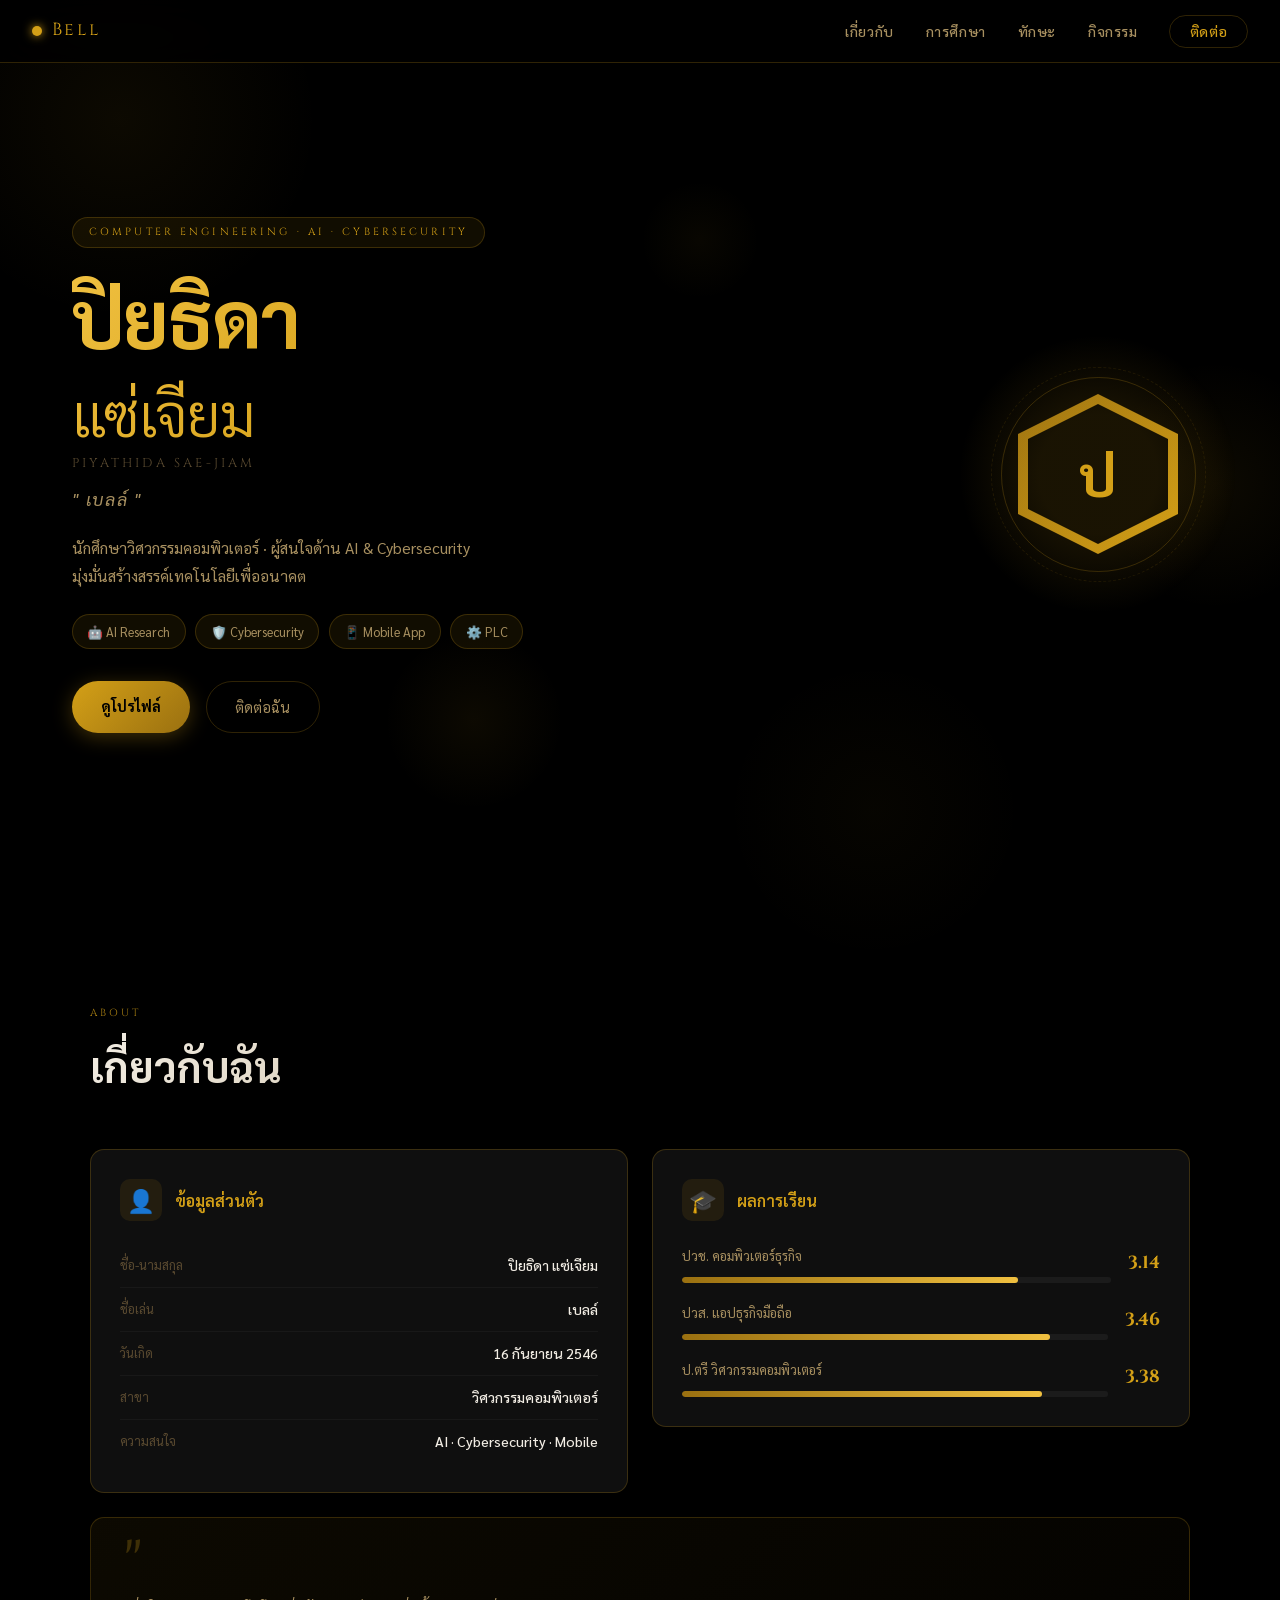
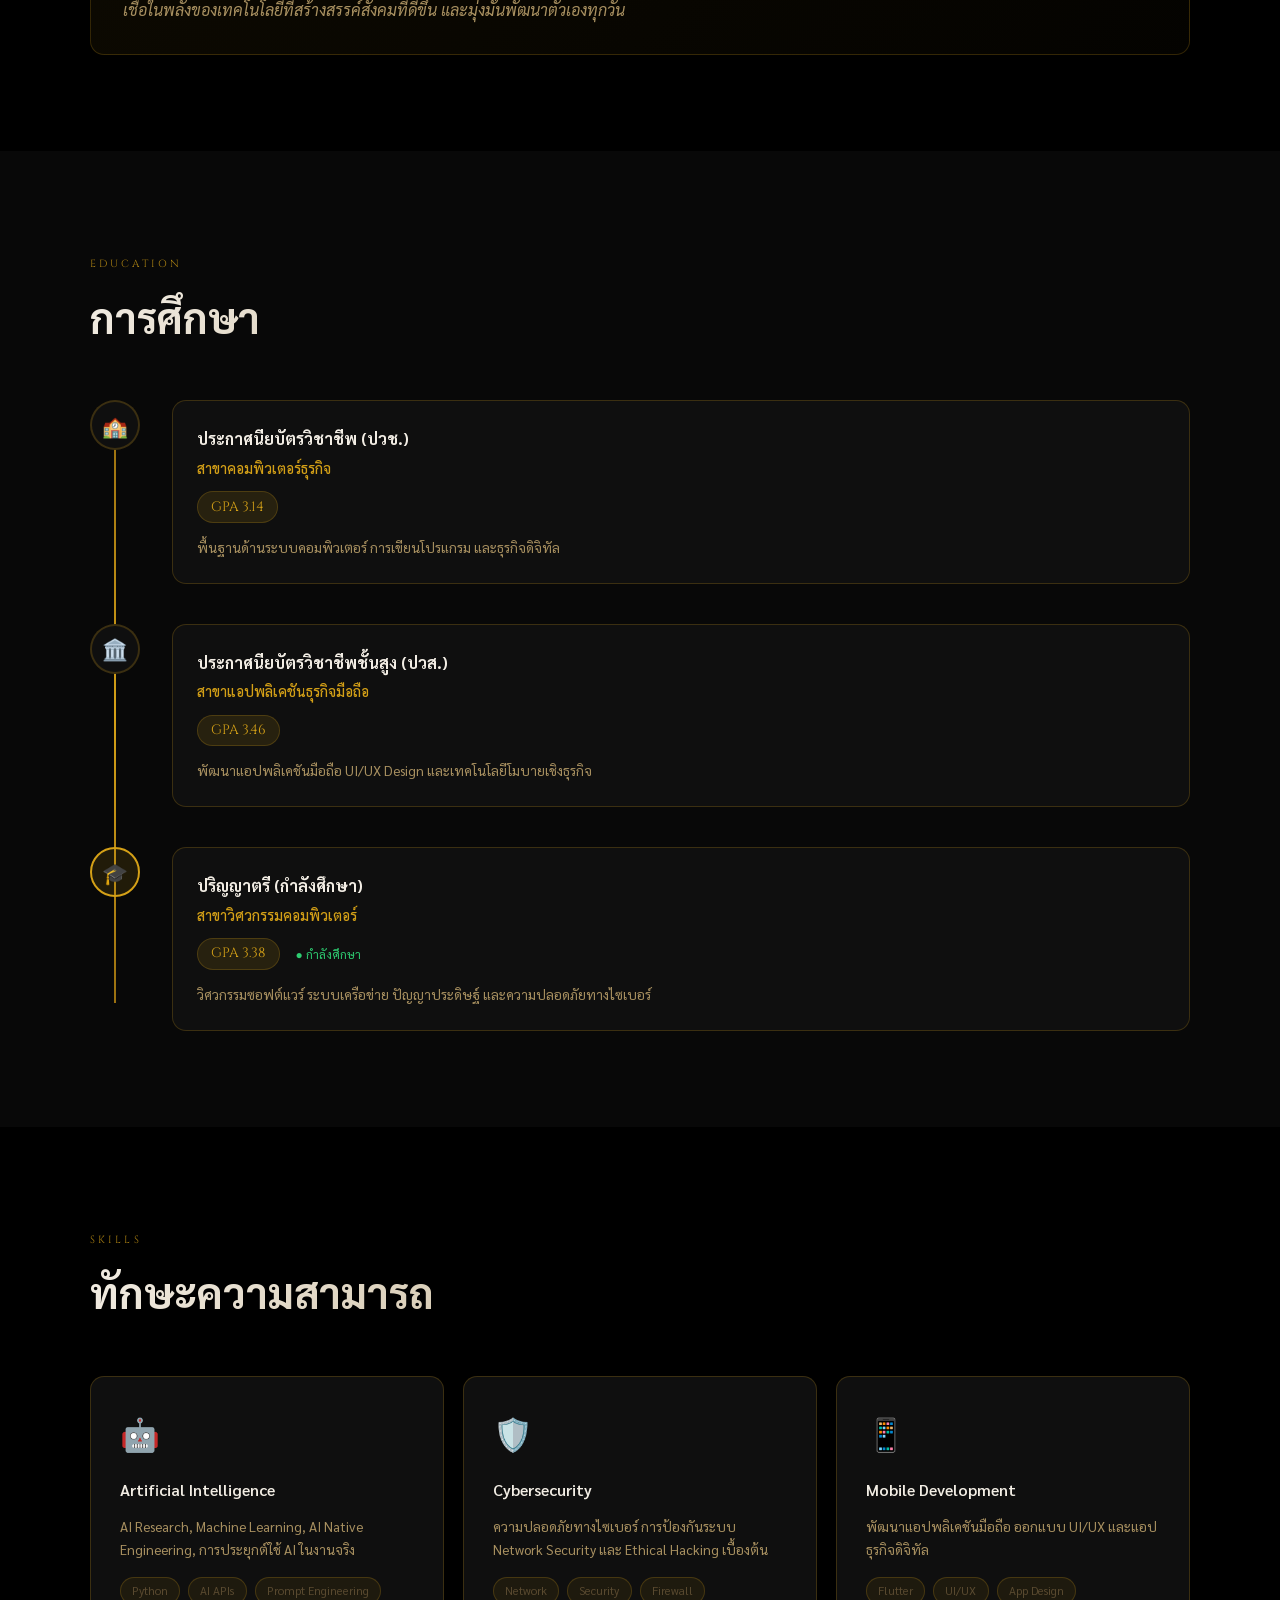
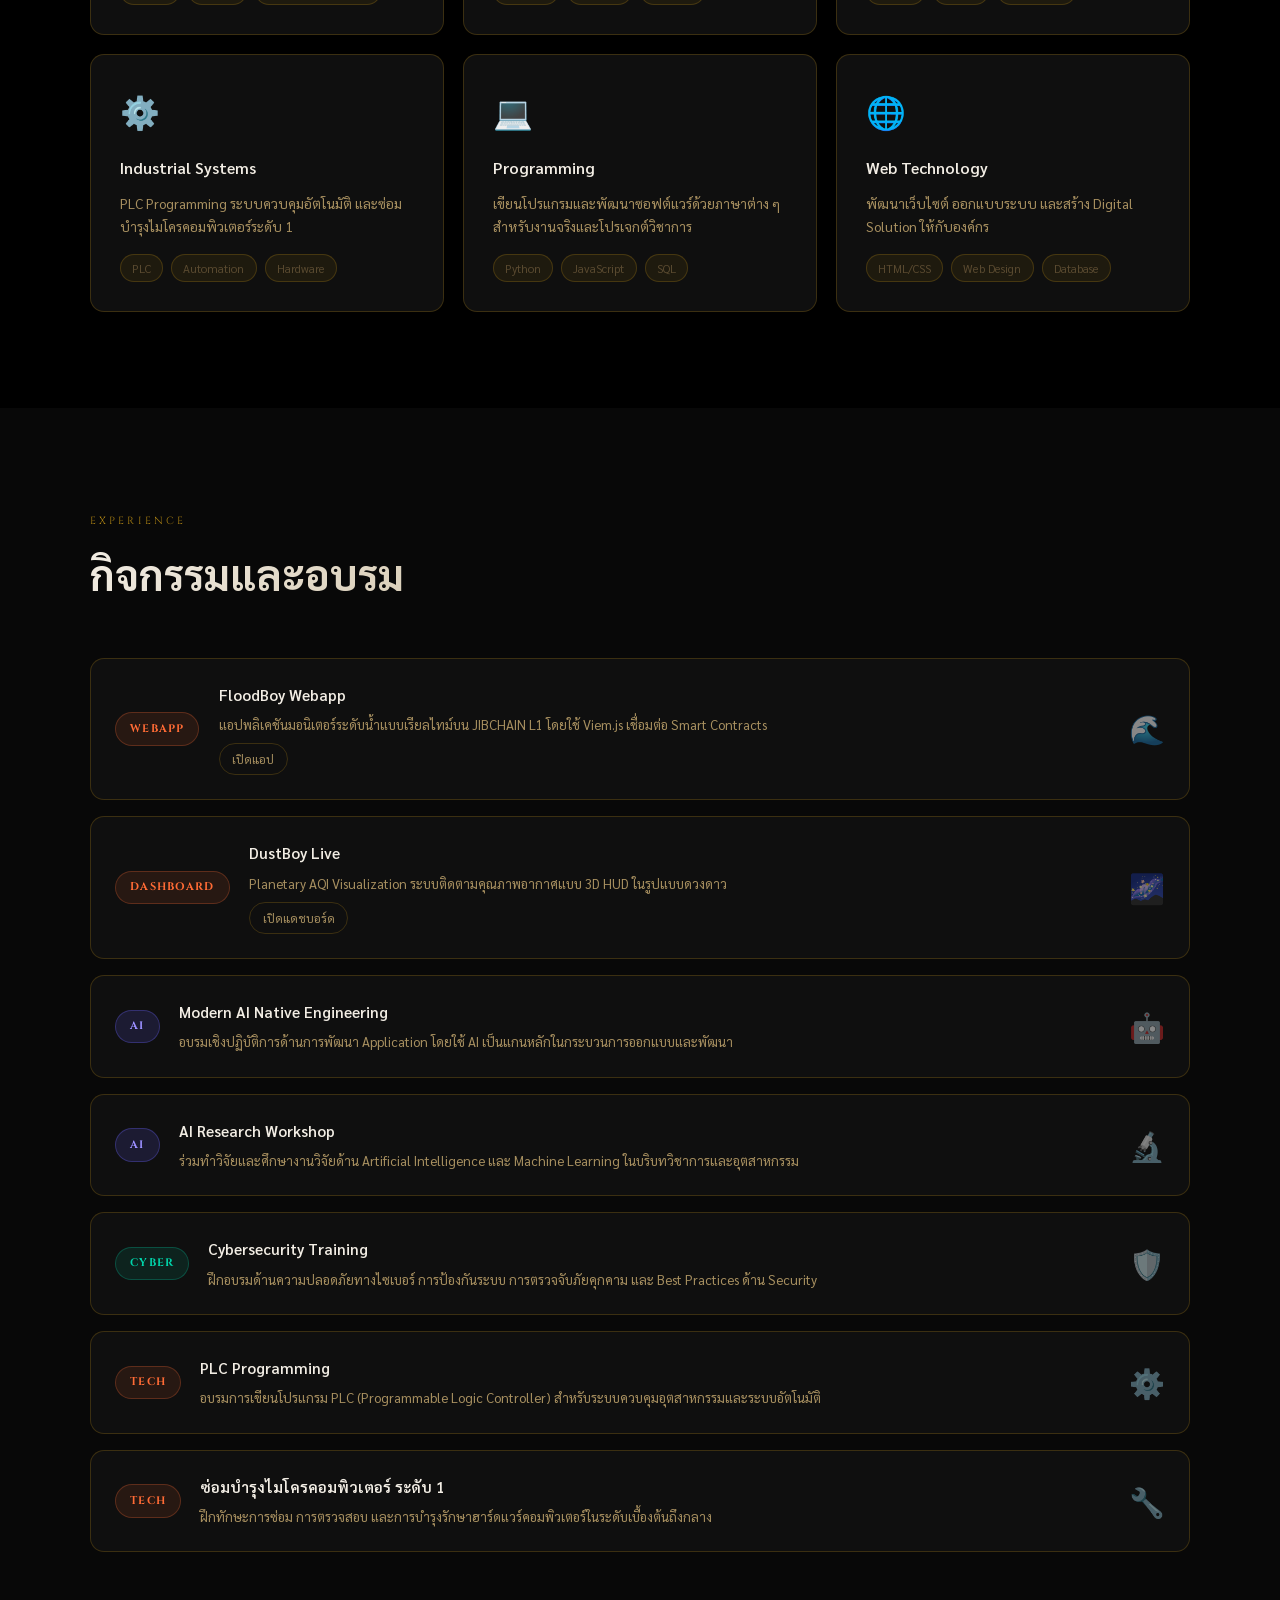
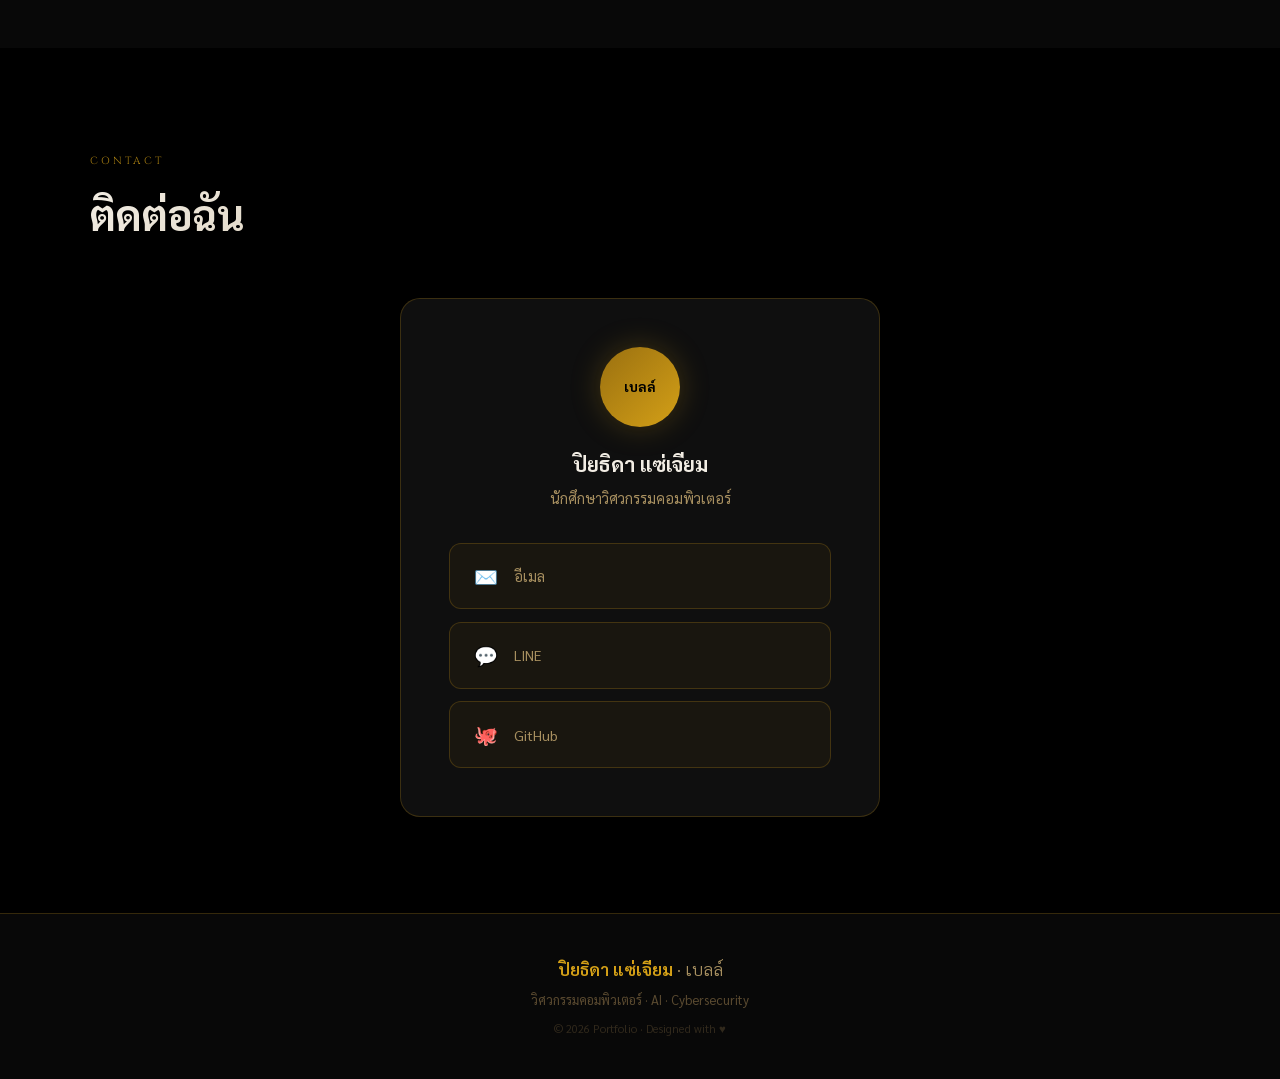
<file: index.html>
<!DOCTYPE html>
<html lang="th">

<head>
    <meta charset="UTF-8" />
    <meta name="viewport" content="width=device-width, initial-scale=1.0" />
    <title>ปิยธิดา แซ่เจียม | Portfolio</title>
    <meta name="description"
        content="Portfolio ของ ปิยธิดา แซ่เจียม (เบลล์) นักศึกษาวิศวกรรมคอมพิวเตอร์ผู้มีทักษะด้าน AI, Cybersecurity และการพัฒนาแอปพลิเคชัน" />
    <link rel="preconnect" href="https://fonts.googleapis.com" />
    <link rel="preconnect" href="https://fonts.gstatic.com" crossorigin />
    <link
        href="https://fonts.googleapis.com/css2?family=Sarabun:ital,wght@0,300;0,400;0,600;0,700;1,400&family=Cinzel:wght@500;700&family=Prompt:wght@300;400;500;700&display=swap"
        rel="stylesheet" />
    <link rel="stylesheet" href="style.css" />
    <link rel="stylesheet" href="global-nav.css" />
</head>

<body>

    <!-- Navbar -->
    <nav class="navbar" id="navbar">
        <div class="nav-brand">
            <div class="brand-dot"></div>
            <span class="brand-name">Bell</span>
        </div>
        <ul class="nav-links" id="navLinks">
            <li><a href="#about" class="nav-link">เกี่ยวกับ</a></li>
            <li><a href="#education" class="nav-link">การศึกษา</a></li>
            <li><a href="#skills" class="nav-link">ทักษะ</a></li>
            <li><a href="#activities" class="nav-link">กิจกรรม</a></li>
            <li><a href="#contact" class="nav-link contact-btn">ติดต่อ</a></li>
        </ul>
        <button class="hamburger" id="hamburger" aria-label="menu">
            <span></span><span></span><span></span>
        </button>
    </nav>

    <!-- Hero -->
    <section class="hero" id="hero">
        <div class="hero-particles">
            <div class="particle p1"></div>
            <div class="particle p2"></div>
            <div class="particle p3"></div>
            <div class="particle p4"></div>
            <div class="particle p5"></div>
        </div>
        <div class="hero-content">
            <div class="hero-eyebrow reveal">COMPUTER ENGINEERING · AI · CYBERSECURITY</div>
            <div class="hero-name-block reveal">
                <h1 class="hero-name-th">ปิยธิดา<br><em>แซ่เจียม</em></h1>
                <div class="hero-name-en">PIYATHIDA SAE-JIAM</div>
            </div>
            <div class="hero-nickname reveal">" เบลล์ "</div>
            <p class="hero-bio reveal">
                นักศึกษาวิศวกรรมคอมพิวเตอร์ · ผู้สนใจด้าน AI &amp; Cybersecurity<br>
                มุ่งมั่นสร้างสรรค์เทคโนโลยีเพื่ออนาคต
            </p>
            <div class="hero-chips reveal">
                <span class="chip">🤖 AI Research</span>
                <span class="chip">🛡️ Cybersecurity</span>
                <span class="chip">📱 Mobile App</span>
                <span class="chip">⚙️ PLC</span>
            </div>
            <div class="hero-ctas reveal">
                <a href="#about" class="btn-primary">ดูโปรไฟล์</a>
                <a href="#contact" class="btn-outline">ติดต่อฉัน</a>
            </div>
        </div>
        <div class="hero-visual reveal">
            <div class="avatar-frame">
                <div class="avatar-hexagon">
                    <div class="avatar-inner">
                        <span class="avatar-initial">ป</span>
                    </div>
                </div>
                <div class="avatar-ring r1"></div>
                <div class="avatar-ring r2"></div>
                <div class="avatar-glow"></div>
            </div>
        </div>
    </section>

    <!-- About -->
    <section class="section" id="about">
        <div class="container">
            <div class="section-head reveal">
                <span class="section-tag">ABOUT</span>
                <h2 class="section-title">เกี่ยวกับฉัน</h2>
            </div>
            <div class="about-grid">
                <div class="info-card reveal">
                    <div class="info-card-header">
                        <div class="info-icon">👤</div>
                        <h3>ข้อมูลส่วนตัว</h3>
                    </div>
                    <div class="info-rows">
                        <div class="info-row">
                            <span class="info-key">ชื่อ-นามสกุล</span>
                            <span class="info-val">ปิยธิดา แซ่เจียม</span>
                        </div>
                        <div class="info-row">
                            <span class="info-key">ชื่อเล่น</span>
                            <span class="info-val">เบลล์</span>
                        </div>
                        <div class="info-row">
                            <span class="info-key">วันเกิด</span>
                            <span class="info-val">16 กันยายน 2546</span>
                        </div>
                        <div class="info-row">
                            <span class="info-key">สาขา</span>
                            <span class="info-val">วิศวกรรมคอมพิวเตอร์</span>
                        </div>
                        <div class="info-row">
                            <span class="info-key">ความสนใจ</span>
                            <span class="info-val">AI · Cybersecurity · Mobile</span>
                        </div>
                    </div>
                </div>

                <div class="gpa-card reveal">
                    <div class="info-card-header">
                        <div class="info-icon">🎓</div>
                        <h3>ผลการเรียน</h3>
                    </div>
                    <div class="gpa-items">
                        <div class="gpa-item">
                            <div class="gpa-label">ปวช. คอมพิวเตอร์ธุรกิจ</div>
                            <div class="gpa-bar-wrap">
                                <div class="gpa-bar" style="--pct: 78.5%" data-gpa="3.14"></div>
                            </div>
                            <div class="gpa-num">3.14</div>
                        </div>
                        <div class="gpa-item">
                            <div class="gpa-label">ปวส. แอปธุรกิจมือถือ</div>
                            <div class="gpa-bar-wrap">
                                <div class="gpa-bar" style="--pct: 86.5%" data-gpa="3.46"></div>
                            </div>
                            <div class="gpa-num">3.46</div>
                        </div>
                        <div class="gpa-item">
                            <div class="gpa-label">ป.ตรี วิศวกรรมคอมพิวเตอร์</div>
                            <div class="gpa-bar-wrap">
                                <div class="gpa-bar" style="--pct: 84.5%" data-gpa="3.38"></div>
                            </div>
                            <div class="gpa-num">3.38</div>
                        </div>
                    </div>
                </div>

                <div class="quote-bubble reveal">
                    <div class="quote-mark">"</div>
                    <p>เชื่อในพลังของเทคโนโลยีที่สร้างสรรค์สังคมที่ดีขึ้น และมุ่งมั่นพัฒนาตัวเองทุกวัน</p>
                </div>
            </div>
        </div>
    </section>

    <!-- Education -->
    <section class="section section-alt" id="education">
        <div class="container">
            <div class="section-head reveal">
                <span class="section-tag">EDUCATION</span>
                <h2 class="section-title">การศึกษา</h2>
            </div>
            <div class="edu-timeline">
                <div class="edu-item reveal">
                    <div class="edu-icon">🏫</div>
                    <div class="edu-body">
                        <div class="edu-degree">ประกาศนียบัตรวิชาชีพ (ปวช.)</div>
                        <div class="edu-major">สาขาคอมพิวเตอร์ธุรกิจ</div>
                        <div class="edu-meta">
                            <span class="edu-gpa">GPA 3.14</span>
                        </div>
                        <p class="edu-desc">พื้นฐานด้านระบบคอมพิวเตอร์ การเขียนโปรแกรม และธุรกิจดิจิทัล</p>
                    </div>
                </div>
                <div class="edu-item reveal">
                    <div class="edu-icon">🏛️</div>
                    <div class="edu-body">
                        <div class="edu-degree">ประกาศนียบัตรวิชาชีพชั้นสูง (ปวส.)</div>
                        <div class="edu-major">สาขาแอปพลิเคชันธุรกิจมือถือ</div>
                        <div class="edu-meta">
                            <span class="edu-gpa">GPA 3.46</span>
                        </div>
                        <p class="edu-desc">พัฒนาแอปพลิเคชันมือถือ UI/UX Design และเทคโนโลยีโมบายเชิงธุรกิจ</p>
                    </div>
                </div>
                <div class="edu-item edu-current reveal">
                    <div class="edu-icon">🎓</div>
                    <div class="edu-body">
                        <div class="edu-degree">ปริญญาตรี (กำลังศึกษา)</div>
                        <div class="edu-major">สาขาวิศวกรรมคอมพิวเตอร์</div>
                        <div class="edu-meta">
                            <span class="edu-gpa">GPA 3.38</span>
                            <span class="edu-current-badge">● กำลังศึกษา</span>
                        </div>
                        <p class="edu-desc">วิศวกรรมซอฟต์แวร์ ระบบเครือข่าย ปัญญาประดิษฐ์ และความปลอดภัยทางไซเบอร์</p>
                    </div>
                </div>
            </div>
        </div>
    </section>

    <!-- Skills -->
    <section class="section" id="skills">
        <div class="container">
            <div class="section-head reveal">
                <span class="section-tag">SKILLS</span>
                <h2 class="section-title">ทักษะความสามารถ</h2>
            </div>
            <div class="skills-grid">
                <div class="skill-card reveal">
                    <div class="skill-card-icon">🤖</div>
                    <h3>Artificial Intelligence</h3>
                    <p>AI Research, Machine Learning, AI Native Engineering, การประยุกต์ใช้ AI ในงานจริง</p>
                    <div class="skill-tags">
                        <span>Python</span><span>AI APIs</span><span>Prompt Engineering</span>
                    </div>
                </div>
                <div class="skill-card reveal">
                    <div class="skill-card-icon">🛡️</div>
                    <h3>Cybersecurity</h3>
                    <p>ความปลอดภัยทางไซเบอร์ การป้องกันระบบ Network Security และ Ethical Hacking เบื้องต้น</p>
                    <div class="skill-tags">
                        <span>Network</span><span>Security</span><span>Firewall</span>
                    </div>
                </div>
                <div class="skill-card reveal">
                    <div class="skill-card-icon">📱</div>
                    <h3>Mobile Development</h3>
                    <p>พัฒนาแอปพลิเคชันมือถือ ออกแบบ UI/UX และแอปธุรกิจดิจิทัล</p>
                    <div class="skill-tags">
                        <span>Flutter</span><span>UI/UX</span><span>App Design</span>
                    </div>
                </div>
                <div class="skill-card reveal">
                    <div class="skill-card-icon">⚙️</div>
                    <h3>Industrial Systems</h3>
                    <p>PLC Programming ระบบควบคุมอัตโนมัติ และซ่อมบำรุงไมโครคอมพิวเตอร์ระดับ 1</p>
                    <div class="skill-tags">
                        <span>PLC</span><span>Automation</span><span>Hardware</span>
                    </div>
                </div>
                <div class="skill-card reveal">
                    <div class="skill-card-icon">💻</div>
                    <h3>Programming</h3>
                    <p>เขียนโปรแกรมและพัฒนาซอฟต์แวร์ด้วยภาษาต่าง ๆ สำหรับงานจริงและโปรเจกต์วิชาการ</p>
                    <div class="skill-tags">
                        <span>Python</span><span>JavaScript</span><span>SQL</span>
                    </div>
                </div>
                <div class="skill-card reveal">
                    <div class="skill-card-icon">🌐</div>
                    <h3>Web Technology</h3>
                    <p>พัฒนาเว็บไซต์ ออกแบบระบบ และสร้าง Digital Solution ให้กับองค์กร</p>
                    <div class="skill-tags">
                        <span>HTML/CSS</span><span>Web Design</span><span>Database</span>
                    </div>
                </div>
            </div>
        </div>
    </section>

    <!-- Activities / Workshops -->
    <section class="section section-alt" id="activities">
        <div class="container">
            <div class="section-head reveal">
                <span class="section-tag">EXPERIENCE</span>
                <h2 class="section-title">กิจกรรมและอบรม</h2>
            </div>
            <div class="activities-grid">
                <div class="activity-card reveal">
                    <div class="activity-badge tech">WEBAPP</div>
                    <div class="activity-body">
                        <h3>FloodBoy Webapp</h3>
                        <p>แอปพลิเคชันมอนิเตอร์ระดับน้ำแบบเรียลไทม์บน JIBCHAIN L1 โดยใช้ Viem.js เชื่อมต่อ Smart
                            Contracts</p>
                        <a href="floodboy/index.html" class="btn-outline"
                            style="padding: 0.3rem 0.8rem; font-size: 0.75rem; margin-top: 0.5rem; display: inline-block; text-decoration: none;">เปิดแอป</a>
                    </div>
                    <div class="activity-icon">🌊</div>
                </div>
                <div class="activity-card reveal">
                    <div class="activity-badge tech">DASHBOARD</div>
                    <div class="activity-body">
                        <h3>DustBoy Live</h3>
                        <p>Planetary AQI Visualization ระบบติดตามคุณภาพอากาศแบบ 3D HUD ในรูปแบบดวงดาว</p>
                        <a href="travel-map/dustboy-live.html" class="btn-outline"
                            style="padding: 0.3rem 0.8rem; font-size: 0.75rem; margin-top: 0.5rem; display: inline-block; text-decoration: none;">เปิดแดชบอร์ด</a>
                    </div>
                    <div class="activity-icon">🌌</div>
                </div>
                <div class="activity-card reveal">
                    <div class="activity-badge ai">AI</div>
                    <div class="activity-body">
                        <h3>Modern AI Native Engineering</h3>
                        <p>อบรมเชิงปฏิบัติการด้านการพัฒนา Application โดยใช้ AI เป็นแกนหลักในกระบวนการออกแบบและพัฒนา</p>
                    </div>
                    <div class="activity-icon">🤖</div>
                </div>
                <div class="activity-card reveal">
                    <div class="activity-badge ai">AI</div>
                    <div class="activity-body">
                        <h3>AI Research Workshop</h3>
                        <p>ร่วมทำวิจัยและศึกษางานวิจัยด้าน Artificial Intelligence และ Machine Learning
                            ในบริบทวิชาการและอุตสาหกรรม</p>
                    </div>
                    <div class="activity-icon">🔬</div>
                </div>
                <div class="activity-card reveal">
                    <div class="activity-badge cyber">CYBER</div>
                    <div class="activity-body">
                        <h3>Cybersecurity Training</h3>
                        <p>ฝึกอบรมด้านความปลอดภัยทางไซเบอร์ การป้องกันระบบ การตรวจจับภัยคุกคาม และ Best Practices ด้าน
                            Security</p>
                    </div>
                    <div class="activity-icon">🛡️</div>
                </div>
                <div class="activity-card reveal">
                    <div class="activity-badge tech">TECH</div>
                    <div class="activity-body">
                        <h3>PLC Programming</h3>
                        <p>อบรมการเขียนโปรแกรม PLC (Programmable Logic Controller)
                            สำหรับระบบควบคุมอุตสาหกรรมและระบบอัตโนมัติ</p>
                    </div>
                    <div class="activity-icon">⚙️</div>
                </div>
                <div class="activity-card reveal">
                    <div class="activity-badge tech">TECH</div>
                    <div class="activity-body">
                        <h3>ซ่อมบำรุงไมโครคอมพิวเตอร์ ระดับ 1</h3>
                        <p>ฝึกทักษะการซ่อม การตรวจสอบ และการบำรุงรักษาฮาร์ดแวร์คอมพิวเตอร์ในระดับเบื้องต้นถึงกลาง</p>
                    </div>
                    <div class="activity-icon">🔧</div>
                </div>
            </div>
        </div>
    </section>

    <!-- Contact -->
    <section class="section contact-section" id="contact">
        <div class="container">
            <div class="section-head reveal">
                <span class="section-tag">CONTACT</span>
                <h2 class="section-title">ติดต่อฉัน</h2>
            </div>
            <div class="contact-wrap reveal">
                <div class="contact-card">
                    <div class="contact-avatar">เบลล์</div>
                    <h3 class="contact-name">ปิยธิดา แซ่เจียม</h3>
                    <p class="contact-sub">นักศึกษาวิศวกรรมคอมพิวเตอร์</p>
                    <div class="contact-items">
                        <a class="contact-item" href="mailto:bell@example.com" id="contact-email">
                            <span class="contact-item-icon">✉️</span>
                            <span>อีเมล</span>
                        </a>
                        <a class="contact-item" href="#" id="contact-line">
                            <span class="contact-item-icon">💬</span>
                            <span>LINE</span>
                        </a>
                        <a class="contact-item" href="#" id="contact-github">
                            <span class="contact-item-icon">🐙</span>
                            <span>GitHub</span>
                        </a>
                    </div>
                </div>
            </div>
        </div>
    </section>

    <!-- Footer -->
    <footer class="footer">
        <div class="container">
            <div class="footer-brand">ปิยธิดา แซ่เจียม <span>· เบลล์</span></div>
            <p class="footer-sub">วิศวกรรมคอมพิวเตอร์ · AI · Cybersecurity</p>
            <p class="footer-copy">© 2026 Portfolio · Designed with ♥</p>
        </div>
    </footer>

    <script src="script.js"></script>
</body>

</html>
</file>
<file: style.css>
/* ===== VARIABLES ===== */
:root {
  --black: #000000;
  --black2: #080808;
  --card: #0F0F0F;
  --card2: #161616;
  --gold: #D4A017;
  --gold-l: #F0C040;
  --gold-d: #9A7010;
  --gold-glow: rgba(212, 160, 23, 0.18);
  --border: rgba(212, 160, 23, 0.22);
  --text: #F2EDE4;
  --text2: #A89060;
  --text3: #5A4A30;
  --green: #2ECC71;
  --ai-color: #6C63FF;
  --cyber-color: #00D4AA;
  --tech-color: #FF6B35;
  --font: 'Sarabun', 'Prompt', sans-serif;
  --serif: 'Cinzel', serif;
  --r: 14px;
  --ease: cubic-bezier(.4, 0, .2, 1);
}

*,
*::before,
*::after {
  margin: 0;
  padding: 0;
  box-sizing: border-box
}

html {
  scroll-behavior: smooth;
  font-size: 16px
}

body {
  font-family: var(--font);
  background: var(--black);
  color: var(--text);
  line-height: 1.7;
  overflow-x: hidden
}

::-webkit-scrollbar {
  width: 5px
}

::-webkit-scrollbar-track {
  background: #000
}

::-webkit-scrollbar-thumb {
  background: var(--gold-d);
  border-radius: 3px
}

/* ===== NAVBAR ===== */
.navbar {
  position: fixed;
  top: 0;
  left: 0;
  right: 0;
  z-index: 999;
  display: flex;
  align-items: center;
  justify-content: space-between;
  padding: 1rem 2rem;
  background: rgba(0, 0, 0, 0.8);
  backdrop-filter: blur(16px);
  border-bottom: 1px solid var(--border);
  transition: .3s var(--ease);
}

.navbar.scrolled {
  padding: .7rem 2rem;
  background: rgba(0, 0, 0, .95)
}

.nav-brand {
  display: flex;
  align-items: center;
  gap: .6rem;
  text-decoration: none
}

.brand-dot {
  width: 10px;
  height: 10px;
  border-radius: 50%;
  background: var(--gold);
  box-shadow: 0 0 10px var(--gold)
}

.brand-name {
  font-family: var(--serif);
  font-size: 1.1rem;
  color: var(--gold);
  letter-spacing: .15em
}

.nav-links {
  display: flex;
  gap: 2rem;
  list-style: none
}

.nav-link {
  text-decoration: none;
  color: var(--text2);
  font-size: .88rem;
  font-weight: 500;
  transition: .25s;
  letter-spacing: .04em;
  position: relative
}

.nav-link::after {
  content: '';
  position: absolute;
  bottom: -3px;
  left: 0;
  width: 0;
  height: 1px;
  background: var(--gold);
  transition: .25s
}

.nav-link:hover,
.nav-link:hover::after {
  color: var(--gold);
  width: 100%
}

.contact-btn {
  padding: .4rem 1.2rem;
  border: 1px solid var(--border);
  border-radius: 100px;
  color: var(--gold) !important;
  transition: .25s !important;
}

.contact-btn::after {
  display: none !important
}

.contact-btn:hover {
  background: var(--gold);
  color: var(--black) !important
}

.hamburger {
  display: none;
  flex-direction: column;
  gap: 5px;
  background: none;
  border: none;
  cursor: pointer;
  padding: 4px
}

.hamburger span {
  display: block;
  width: 22px;
  height: 2px;
  background: var(--gold);
  border-radius: 2px;
  transition: .25s
}

/* ===== HERO ===== */
.hero {
  min-height: 100vh;
  display: grid;
  grid-template-columns: 1fr auto;
  align-items: center;
  gap: 4rem;
  padding: 7rem 2rem 4rem;
  max-width: 1200px;
  margin: 0 auto;
  position: relative;
}

.hero-particles {
  position: fixed;
  inset: 0;
  pointer-events: none;
  z-index: 0
}

.particle {
  position: absolute;
  border-radius: 50%;
  background: radial-gradient(circle, var(--gold) 0%, transparent 70%);
  animation: drift 12s ease-in-out infinite;
  opacity: .06;
}

.p1 {
  width: 400px;
  height: 400px;
  top: -80px;
  left: -80px;
  animation-delay: 0s
}

.p2 {
  width: 250px;
  height: 250px;
  top: 40%;
  right: -60px;
  animation-delay: -4s
}

.p3 {
  width: 180px;
  height: 180px;
  bottom: 10%;
  left: 30%;
  animation-delay: -8s
}

.p4 {
  width: 120px;
  height: 120px;
  top: 20%;
  left: 50%;
  animation-delay: -2s;
  opacity: .04
}

.p5 {
  width: 300px;
  height: 300px;
  bottom: -60px;
  right: 20%;
  animation-delay: -6s;
  opacity: .03
}

@keyframes drift {

  0%,
  100% {
    transform: translateY(0) scale(1)
  }

  50% {
    transform: translateY(-25px) scale(1.04)
  }
}

.hero-content {
  position: relative;
  z-index: 1
}

.hero-eyebrow {
  display: inline-block;
  font-family: var(--serif);
  font-size: .65rem;
  letter-spacing: .3em;
  color: var(--gold);
  background: rgba(212, 160, 23, .08);
  border: 1px solid var(--border);
  padding: .35rem 1rem;
  border-radius: 100px;
  margin-bottom: 1.5rem;
}

.hero-name-block {
  margin-bottom: .6rem
}

.hero-name-th {
  font-size: clamp(2.8rem, 7vw, 5rem);
  font-weight: 700;
  line-height: 1.1;
  background: linear-gradient(135deg, var(--gold-l) 0%, var(--gold) 45%, var(--gold-d) 100%);
  -webkit-background-clip: text;
  -webkit-text-fill-color: transparent;
  background-clip: text;
  letter-spacing: -.02em;
}

.hero-name-th em {
  font-style: normal;
  font-weight: 300;
  font-size: 0.75em
}

.hero-name-en {
  font-family: var(--serif);
  font-size: .8rem;
  letter-spacing: .25em;
  color: var(--text3);
  margin-top: .3rem
}

.hero-nickname {
  font-size: 1.1rem;
  font-style: italic;
  color: var(--text2);
  letter-spacing: .1em;
  margin: .5rem 0 1.2rem
}

.hero-bio {
  font-size: .98rem;
  color: var(--text2);
  line-height: 1.8;
  margin-bottom: 1.5rem
}

.hero-chips {
  display: flex;
  flex-wrap: wrap;
  gap: .6rem;
  margin-bottom: 2rem
}

.chip {
  padding: .35rem.9rem;
  background: rgba(212, 160, 23, .08);
  border: 1px solid var(--border);
  border-radius: 100px;
  font-size: .8rem;
  color: var(--text2);
  transition: .25s;
}

.chip:hover {
  background: rgba(212, 160, 23, .15);
  color: var(--gold);
  border-color: var(--gold)
}

.hero-ctas {
  display: flex;
  gap: 1rem;
  flex-wrap: wrap
}

.btn-primary {
  padding: .8rem 1.8rem;
  background: linear-gradient(135deg, var(--gold) 0%, var(--gold-d) 100%);
  color: var(--black);
  font-weight: 700;
  font-size: .9rem;
  border-radius: 100px;
  text-decoration: none;
  transition: .25s;
  box-shadow: 0 4px 20px rgba(212, 160, 23, .3);
}

.btn-primary:hover {
  transform: translateY(-2px);
  box-shadow: 0 8px 28px rgba(212, 160, 23, .4)
}

.btn-outline {
  padding: .8rem 1.8rem;
  border: 1px solid var(--border);
  color: var(--text2);
  font-size: .9rem;
  border-radius: 100px;
  text-decoration: none;
  transition: .25s;
}

.btn-outline:hover {
  border-color: var(--gold);
  color: var(--gold)
}

/* Avatar */
.hero-visual {
  position: relative;
  z-index: 1;
  display: flex;
  justify-content: center;
  align-items: center
}

.avatar-frame {
  position: relative;
  width: 220px;
  height: 220px;
  display: flex;
  align-items: center;
  justify-content: center
}

.avatar-hexagon {
  width: 160px;
  height: 160px;
  background: linear-gradient(135deg, var(--gold-d) 0%, var(--gold) 100%);
  clip-path: polygon(50% 0%, 100% 25%, 100% 75%, 50% 100%, 0% 75%, 0% 25%);
  display: flex;
  align-items: center;
  justify-content: center;
  animation: hex-bob 4s ease-in-out infinite;
}

@keyframes hex-bob {

  0%,
  100% {
    transform: translateY(0)
  }

  50% {
    transform: translateY(-8px)
  }
}

.avatar-inner {
  width: 140px;
  height: 140px;
  background: var(--black);
  clip-path: polygon(50% 0%, 100% 25%, 100% 75%, 50% 100%, 0% 75%, 0% 25%);
  display: flex;
  align-items: center;
  justify-content: center;
}

.avatar-initial {
  font-size: 3.5rem;
  font-weight: 700;
  color: var(--gold);
  line-height: 1
}

.avatar-ring {
  position: absolute;
  border-radius: 50%;
  border: 1px solid var(--border);
}

.r1 {
  width: 195px;
  height: 195px;
  animation: spin-l 12s linear infinite
}

.r2 {
  width: 215px;
  height: 215px;
  animation: spin-r 18s linear infinite;
  border-style: dashed;
  opacity: .5
}

@keyframes spin-l {
  from {
    transform: rotate(0)
  }

  to {
    transform: rotate(360deg)
  }
}

@keyframes spin-r {
  from {
    transform: rotate(0)
  }

  to {
    transform: rotate(-360deg)
  }
}

.avatar-glow {
  position: absolute;
  inset: -30px;
  background: radial-gradient(circle, rgba(212, 160, 23, .12) 30%, transparent 70%);
  border-radius: 50%;
  pointer-events: none;
}

/* ===== SECTION BASE ===== */
.section {
  padding: 6rem 2rem
}

.section-alt {
  background: var(--black2)
}

.container {
  max-width: 1100px;
  margin: 0 auto
}

.section-head {
  margin-bottom: 3rem
}

.section-tag {
  display: inline-block;
  font-family: var(--serif);
  font-size: .65rem;
  letter-spacing: .3em;
  color: var(--gold);
  margin-bottom: .5rem;
  opacity: .8;
}

.section-title {
  font-size: clamp(1.8rem, 4vw, 2.6rem);
  font-weight: 700;
  background: linear-gradient(135deg, var(--text) 0%, var(--text2) 100%);
  -webkit-background-clip: text;
  -webkit-text-fill-color: transparent;
  background-clip: text;
}

/* ===== ABOUT ===== */
.about-grid {
  display: grid;
  grid-template-columns: 1fr 1fr;
  gap: 1.5rem;
  align-items: start
}

.about-grid .quote-bubble {
  grid-column: 1/-1
}

.info-card,
.gpa-card {
  background: var(--card);
  border: 1px solid var(--border);
  border-radius: var(--r);
  padding: 1.8rem;
  transition: .3s var(--ease);
}

.info-card:hover,
.gpa-card:hover {
  border-color: rgba(212, 160, 23, .4);
  transform: translateY(-3px)
}

.info-card-header {
  display: flex;
  align-items: center;
  gap: .8rem;
  margin-bottom: 1.5rem
}

.info-icon {
  font-size: 1.4rem;
  width: 42px;
  height: 42px;
  background: rgba(212, 160, 23, .1);
  border-radius: 10px;
  display: flex;
  align-items: center;
  justify-content: center
}

.info-card-header h3 {
  font-size: 1rem;
  font-weight: 600;
  color: var(--gold)
}

.info-rows {
  display: flex;
  flex-direction: column;
  gap: .1rem
}

.info-row {
  display: flex;
  justify-content: space-between;
  padding: .55rem 0;
  border-bottom: 1px solid rgba(255, 255, 255, .04)
}

.info-row:last-child {
  border-bottom: none
}

.info-key {
  font-size: .8rem;
  color: var(--text3)
}

.info-val {
  font-size: .88rem;
  font-weight: 500;
  color: var(--text)
}

/* GPA bars */
.gpa-items {
  display: flex;
  flex-direction: column;
  gap: 1.2rem
}

.gpa-item {
  display: grid;
  grid-template-columns: 1fr auto;
  gap: .3rem
}

.gpa-label {
  font-size: .82rem;
  color: var(--text2);
  grid-column: 1;
  margin-bottom: .3rem
}

.gpa-num {
  font-family: var(--serif);
  font-size: 1.1rem;
  font-weight: 700;
  color: var(--gold);
  text-align: right;
  grid-column: 2;
  grid-row: 1/3;
  align-self: center;
  padding-left: .8rem
}

.gpa-bar-wrap {
  background: rgba(255, 255, 255, .05);
  border-radius: 100px;
  height: 6px;
  grid-column: 1;
  overflow: hidden
}

.gpa-bar {
  height: 100%;
  width: 0;
  border-radius: 100px;
  background: linear-gradient(90deg, var(--gold-d), var(--gold-l));
  transition: width 1.2s var(--ease)
}

.gpa-bar.animated {
  width: var(--pct)
}

.quote-bubble {
  background: linear-gradient(135deg, rgba(212, 160, 23, .06) 0%, rgba(212, 160, 23, .02) 100%);
  border: 1px solid var(--border);
  border-radius: var(--r);
  padding: 1.8rem 2rem;
  position: relative;
}

.quote-mark {
  font-family: var(--serif);
  font-size: 4rem;
  color: var(--gold);
  opacity: .25;
  line-height: .6;
  display: block;
  margin-bottom: .7rem
}

.quote-bubble p {
  font-size: 1rem;
  color: var(--text2);
  font-style: italic;
  line-height: 1.8
}

/* ===== EDUCATION ===== */
.edu-timeline {
  display: flex;
  flex-direction: column;
  gap: 0;
  position: relative
}

.edu-timeline::before {
  content: '';
  position: absolute;
  left: 24px;
  top: 28px;
  bottom: 28px;
  width: 2px;
  background: linear-gradient(to bottom, var(--gold-d), var(--gold), var(--gold-d))
}

.edu-item {
  display: flex;
  gap: 2rem;
  padding: 0 0 2.5rem 0;
  position: relative
}

.edu-item:last-child {
  padding-bottom: 0
}

.edu-icon {
  width: 50px;
  height: 50px;
  background: var(--card);
  border: 2px solid var(--border);
  border-radius: 50%;
  display: flex;
  align-items: center;
  justify-content: center;
  font-size: 1.3rem;
  flex-shrink: 0;
  z-index: 1;
  transition: .3s
}

.edu-item:hover .edu-icon {
  border-color: var(--gold);
  background: rgba(212, 160, 23, .1)
}

.edu-current .edu-icon {
  border-color: var(--gold);
  background: rgba(212, 160, 23, .12)
}

.edu-body {
  background: var(--card);
  border: 1px solid var(--border);
  border-radius: var(--r);
  padding: 1.5rem;
  flex: 1;
  transition: .3s
}

.edu-body:hover {
  border-color: rgba(212, 160, 23, .35);
  transform: translateX(4px)
}

.edu-degree {
  font-size: 1rem;
  font-weight: 700;
  color: var(--text);
  margin-bottom: .2rem
}

.edu-major {
  font-size: .9rem;
  color: var(--gold);
  margin-bottom: .7rem;
  font-weight: 500
}

.edu-meta {
  display: flex;
  align-items: center;
  gap: 1rem;
  margin-bottom: .8rem;
  flex-wrap: wrap
}

.edu-gpa {
  font-family: var(--serif);
  font-size: .85rem;
  background: rgba(212, 160, 23, .12);
  color: var(--gold);
  padding: .2rem .8rem;
  border-radius: 100px;
  border: 1px solid var(--border)
}

.edu-current-badge {
  font-size: .75rem;
  color: var(--green);
  display: flex;
  align-items: center;
  gap: .3rem
}

.edu-desc {
  font-size: .85rem;
  color: var(--text2);
  line-height: 1.7
}

/* ===== SKILLS ===== */
.skills-grid {
  display: grid;
  grid-template-columns: repeat(auto-fill, minmax(300px, 1fr));
  gap: 1.2rem
}

.skill-card {
  background: var(--card);
  border: 1px solid var(--border);
  border-radius: var(--r);
  padding: 1.8rem;
  transition: .3s var(--ease);
  position: relative;
  overflow: hidden;
}

.skill-card::before {
  content: '';
  position: absolute;
  top: 0;
  left: 0;
  width: 100%;
  height: 2px;
  background: linear-gradient(90deg, transparent, var(--gold), transparent);
  opacity: 0;
  transition: .3s;
}

.skill-card:hover {
  border-color: rgba(212, 160, 23, .4);
  transform: translateY(-4px);
  background: var(--card2)
}

.skill-card:hover::before {
  opacity: 1
}

.skill-card-icon {
  font-size: 2rem;
  margin-bottom: 1rem;
  display: block
}

.skill-card h3 {
  font-size: 1rem;
  font-weight: 600;
  color: var(--text);
  margin-bottom: .7rem
}

.skill-card p {
  font-size: .85rem;
  color: var(--text2);
  line-height: 1.7;
  margin-bottom: 1rem
}

.skill-tags {
  display: flex;
  flex-wrap: wrap;
  gap: .5rem
}

.skill-tags span {
  font-size: .72rem;
  padding: .2rem.7rem;
  background: rgba(212, 160, 23, .08);
  border: 1px solid var(--border);
  border-radius: 100px;
  color: var(--text3)
}

/* ===== ACTIVITIES ===== */
.activities-grid {
  display: flex;
  flex-direction: column;
  gap: 1rem
}

.activity-card {
  display: grid;
  grid-template-columns: auto 1fr auto;
  gap: 1.2rem;
  align-items: center;
  background: var(--card);
  border: 1px solid var(--border);
  border-radius: var(--r);
  padding: 1.5rem;
  transition: .3s var(--ease);
}

.activity-card:hover {
  border-color: rgba(212, 160, 23, .35);
  transform: translateX(6px);
  background: var(--card2)
}

.activity-badge {
  padding: .4rem .9rem;
  border-radius: 100px;
  font-size: .68rem;
  font-weight: 700;
  font-family: var(--serif);
  letter-spacing: .1em;
  white-space: nowrap;
}

.activity-badge.ai {
  background: rgba(108, 99, 255, .15);
  color: #9B8FFF;
  border: 1px solid rgba(108, 99, 255, .3)
}

.activity-badge.cyber {
  background: rgba(0, 212, 170, .1);
  color: #00D4AA;
  border: 1px solid rgba(0, 212, 170, .25)
}

.activity-badge.tech {
  background: rgba(255, 107, 53, .1);
  color: #FF6B35;
  border: 1px solid rgba(255, 107, 53, .25)
}

.activity-body h3 {
  font-size: .95rem;
  font-weight: 600;
  color: var(--text);
  margin-bottom: .35rem
}

.activity-body p {
  font-size: .83rem;
  color: var(--text2);
  line-height: 1.6
}

.activity-icon {
  font-size: 1.8rem;
  opacity: .5
}

/* ===== CONTACT ===== */
.contact-section {
  background: var(--black)
}

.contact-wrap {
  display: flex;
  justify-content: center
}

.contact-card {
  background: var(--card);
  border: 1px solid var(--border);
  border-radius: 20px;
  padding: 3rem;
  text-align: center;
  width: 100%;
  max-width: 480px;
}

.contact-avatar {
  width: 80px;
  height: 80px;
  border-radius: 50%;
  background: linear-gradient(135deg, var(--gold-d), var(--gold));
  display: flex;
  align-items: center;
  justify-content: center;
  font-size: .85rem;
  font-weight: 700;
  color: var(--black);
  margin: 0 auto 1.2rem;
  box-shadow: 0 0 30px rgba(212, 160, 23, .25);
}

.contact-name {
  font-size: 1.3rem;
  font-weight: 700;
  margin-bottom: .3rem
}

.contact-sub {
  color: var(--text2);
  font-size: .9rem;
  margin-bottom: 2rem
}

.contact-items {
  display: flex;
  flex-direction: column;
  gap: .8rem
}

.contact-item {
  display: flex;
  align-items: center;
  gap: 1rem;
  padding: 1rem 1.5rem;
  background: rgba(212, 160, 23, .05);
  border: 1px solid var(--border);
  border-radius: 12px;
  text-decoration: none;
  color: var(--text2);
  transition: .25s;
  font-size: .9rem;
}

.contact-item:hover {
  border-color: var(--gold);
  color: var(--gold);
  background: rgba(212, 160, 23, .1)
}

.contact-item-icon {
  font-size: 1.2rem
}

/* ===== FOOTER ===== */
.footer {
  padding: 2.5rem 2rem;
  background: var(--black2);
  border-top: 1px solid var(--border);
  text-align: center;
}

.footer-brand {
  font-size: 1.1rem;
  font-weight: 600;
  color: var(--gold);
  margin-bottom: .3rem
}

.footer-brand span {
  color: var(--text2);
  font-weight: 300
}

.footer-sub {
  font-size: .82rem;
  color: var(--text3);
  margin-bottom: .5rem
}

.footer-copy {
  font-size: .72rem;
  color: var(--text3);
  opacity: .5
}

/* ===== REVEAL ===== */
.reveal {
  opacity: 0;
  transform: translateY(24px);
  transition: opacity .65s var(--ease), transform .65s var(--ease)
}

.reveal.visible {
  opacity: 1;
  transform: translateY(0)
}

/* ===== RESPONSIVE ===== */
@media(max-width:900px) {
  .hero {
    grid-template-columns: 1fr;
    text-align: center;
    gap: 3rem;
    padding-top: 6rem
  }

  .hero-visual {
    order: -1
  }

  .hero-chips,
  .hero-ctas {
    justify-content: center
  }

  .about-grid {
    grid-template-columns: 1fr
  }

  .about-grid .quote-bubble {
    grid-column: 1
  }

  .activity-card {
    grid-template-columns: auto 1fr;
    grid-template-rows: auto auto
  }

  .activity-icon {
    display: none
  }
}

@media(max-width:640px) {
  .nav-links {
    display: none
  }

  .hamburger {
    display: flex
  }

  .section {
    padding: 4rem 1.2rem
  }

  .edu-timeline::before {
    left: 19px
  }

  .edu-icon {
    width: 40px;
    height: 40px;
    font-size: 1rem
  }

  .skills-grid {
    grid-template-columns: 1fr
  }
}
</file>
<file: global-nav.css>
/* Floating Cyber Menu */
.cyber-floating-menu {
    position: fixed;
    top: 20px;
    right: 20px;
    z-index: 9999;
    font-family: 'Inter', sans-serif;
}

.cyber-floating-menu .menu-toggle {
    background: rgba(15, 15, 35, 0.9);
    border: 1px solid #d4af37;
    color: #00ffcc;
    padding: 10px 20px;
    cursor: pointer;
    border-radius: 5px;
    font-weight: bold;
    text-transform: uppercase;
    letter-spacing: 2px;
    box-shadow: 0 0 10px rgba(212, 175, 55, 0.2);
    transition: 0.3s;
    user-select: none;
}

.cyber-floating-menu .menu-toggle:hover {
    box-shadow: 0 0 15px rgba(212, 175, 55, 0.6);
    background: rgba(25, 25, 45, 0.95);
}

.cyber-floating-menu .menu-links {
    position: absolute;
    top: 50px;
    right: 0;
    background: rgba(5, 5, 16, 0.95);
    border: 1px solid rgba(255, 255, 255, 0.1);
    border-radius: 5px;
    display: flex;
    flex-direction: column;
    padding: 10px;
    gap: 10px;
    width: 220px;
    transform: translateY(-20px);
    opacity: 0;
    pointer-events: none;
    transition: all 0.3s cubic-bezier(0.4, 0, 0.2, 1);
    box-shadow: 0 5px 20px rgba(0, 0, 0, 0.8);
}

.cyber-floating-menu.open .menu-links {
    transform: translateY(0);
    opacity: 1;
    pointer-events: auto;
}

.cyber-floating-menu .menu-links a {
    color: white;
    text-decoration: none;
    font-size: 0.85rem;
    padding: 10px 15px;
    border-radius: 3px;
    transition: 0.2s;
    display: flex;
    align-items: center;
    border-left: 2px solid transparent;
}

.cyber-floating-menu .menu-links a:hover {
    background: rgba(212, 175, 55, 0.1);
    color: #d4af37;
    border-left: 2px solid #d4af37;
}

.gold-text {
    color: #d4af37;
}
</file>
